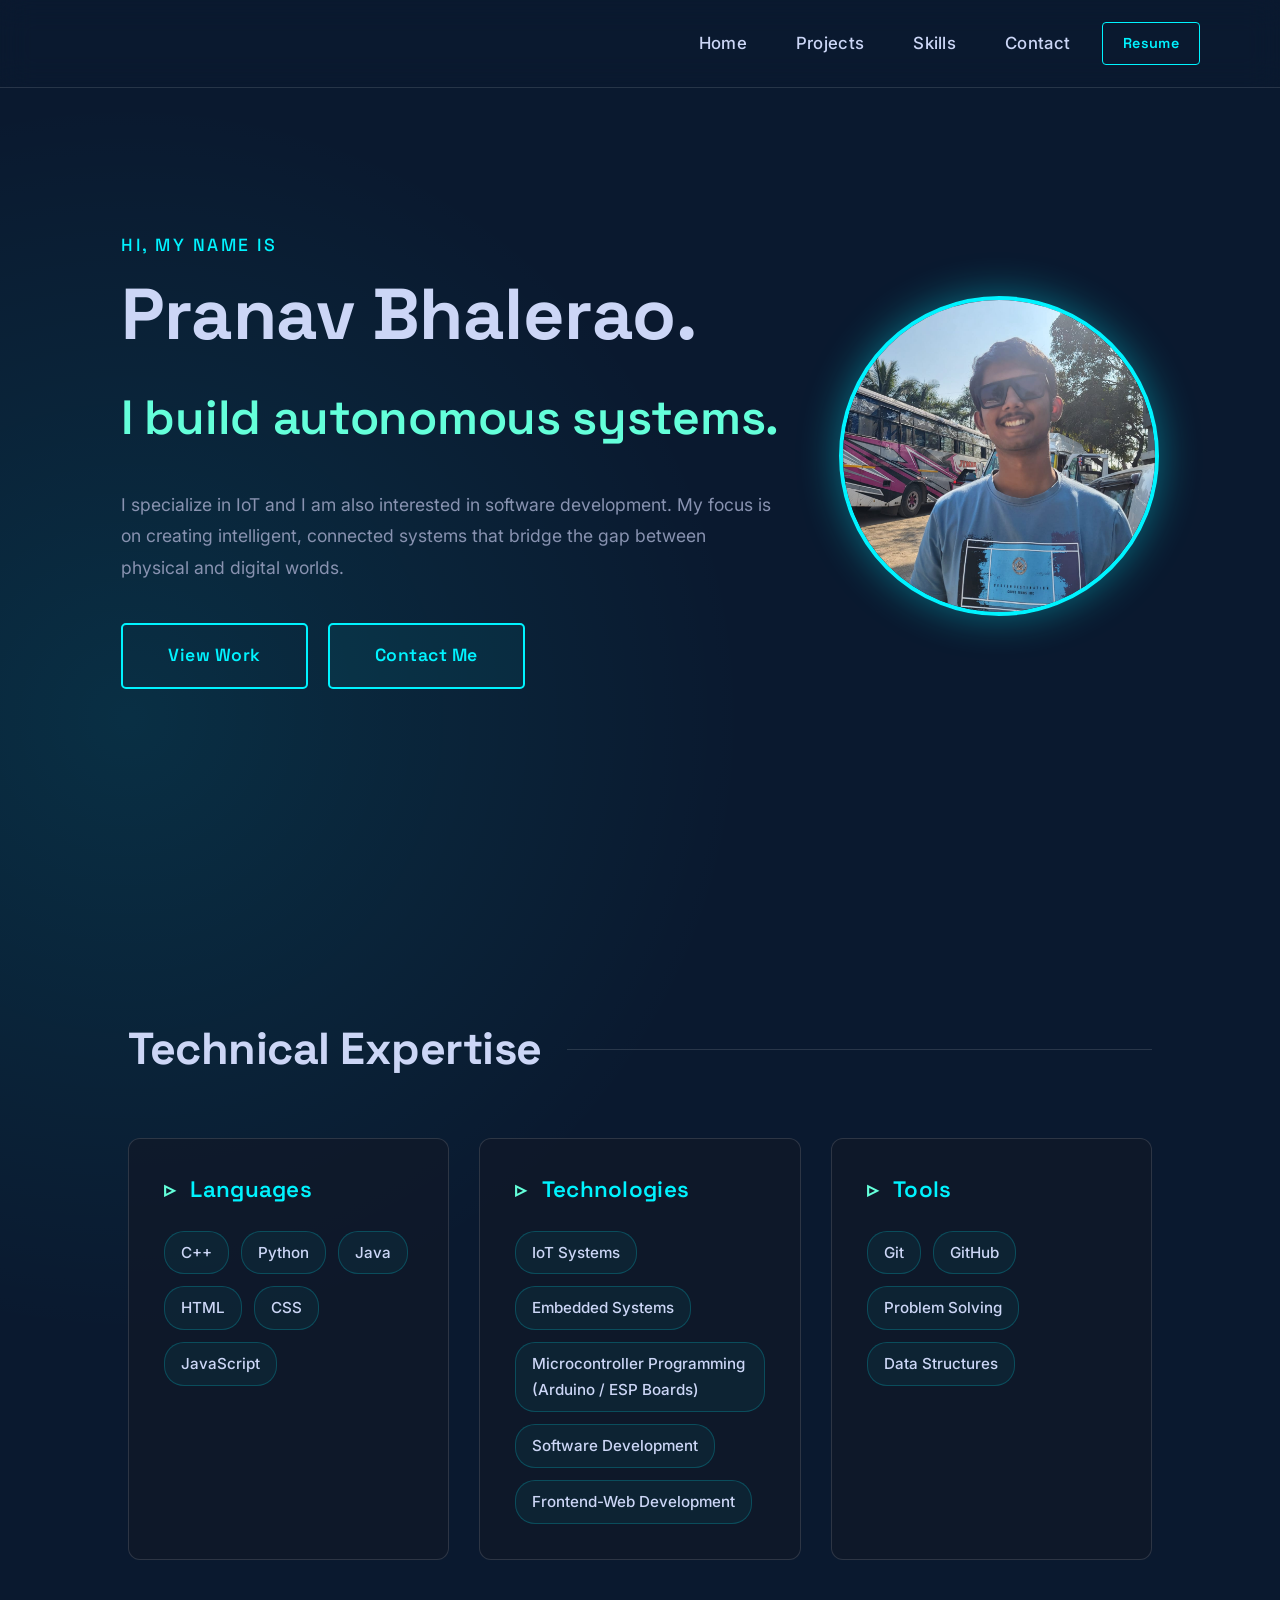
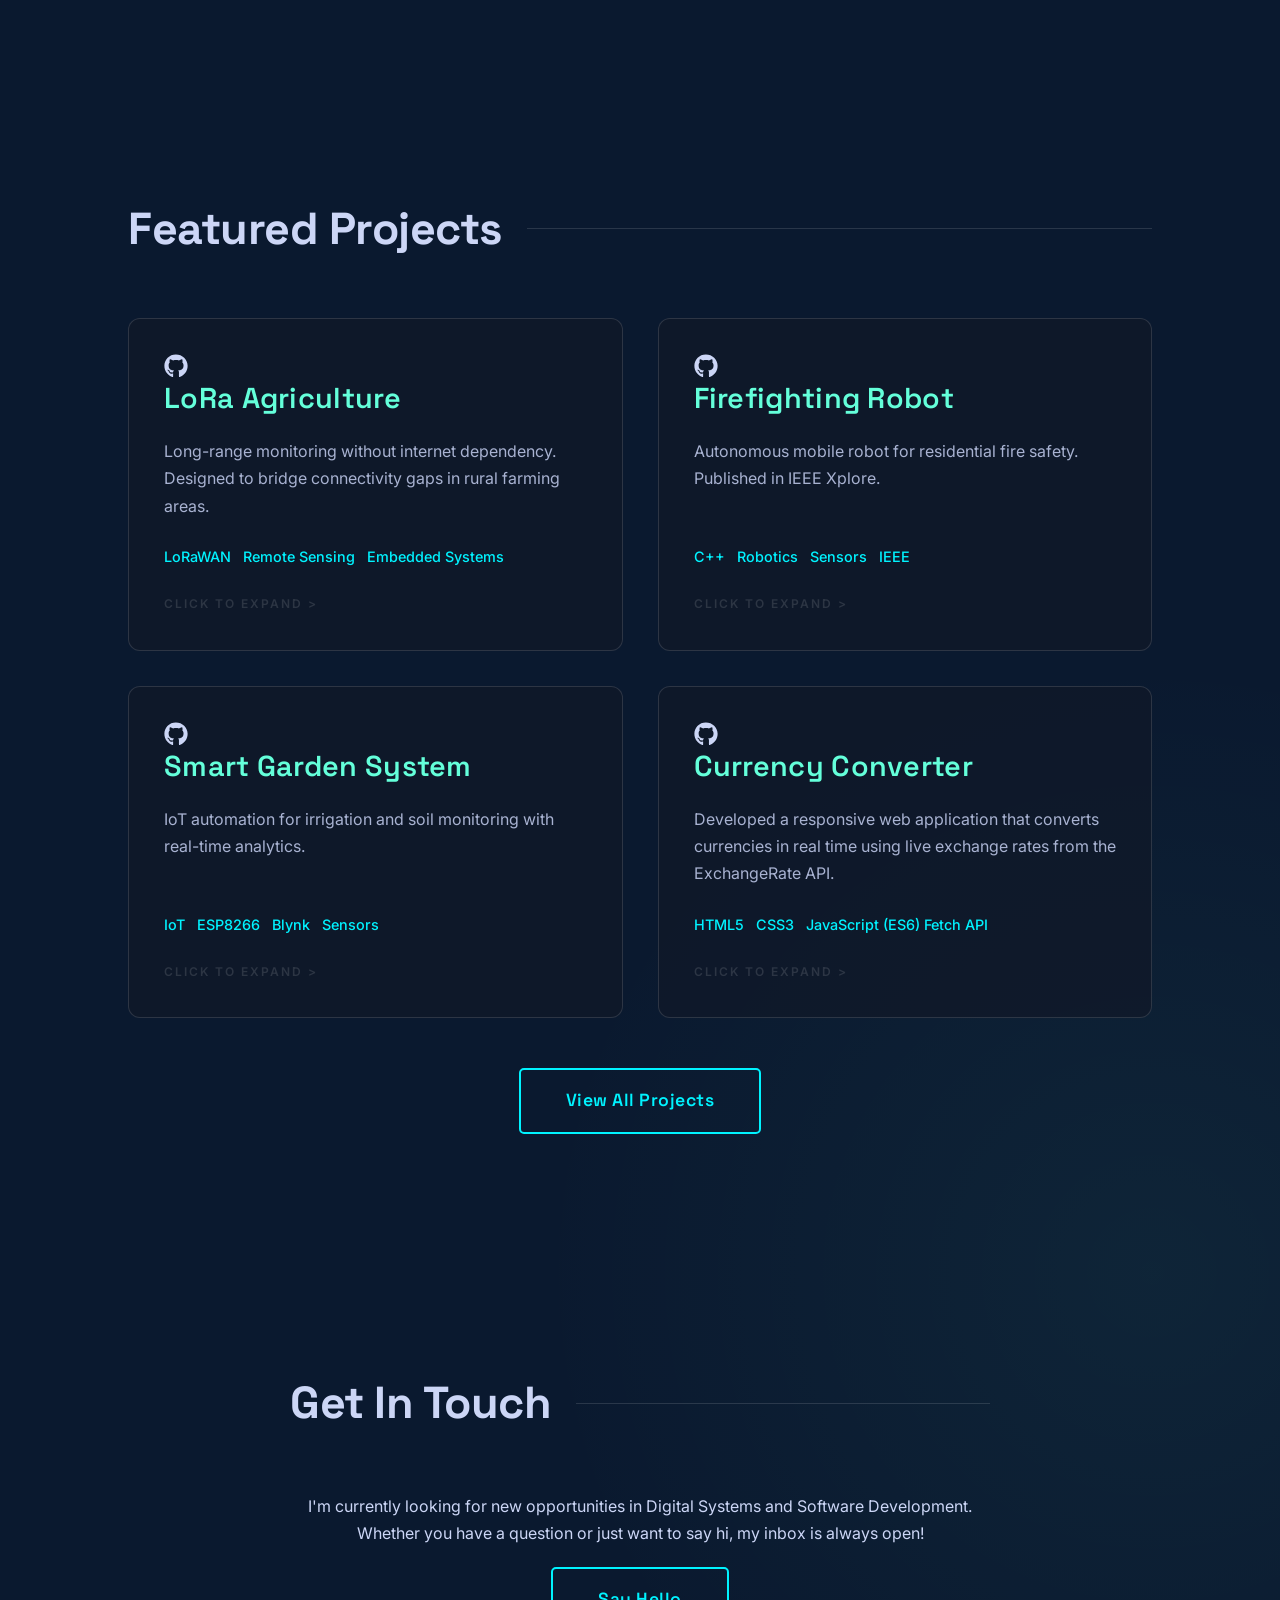
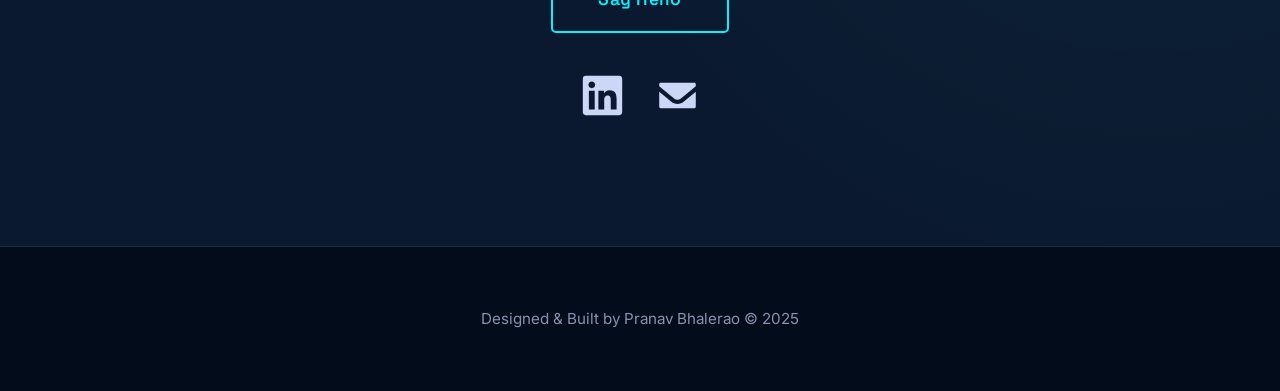
<file: index.html>
<!doctype html>
<html lang="en">
  <head>
    <meta charset="UTF-8" />
    <meta name="viewport" content="width=device-width, initial-scale=1.0" />
    <title>Pranav Bhalerao | Autonomous Systems & IoT Engineer</title>
    <!-- SEO Meta Tags -->
    <meta
      name="description"
      content="Portfolio of Pranav Bhalerao, specializing in autonomous systems, IoT, and embedded engineering."
    />
    <!-- Fonts -->
    <link
      href="https://fonts.googleapis.com/css2?family=Space+Grotesk:wght@400;500;600;700&family=Inter:wght@400;500;600;700&family=Share+Tech+Mono:wght@400;700&display=swap"
      rel="stylesheet"
    />
    <!-- Styles -->
    <link rel="stylesheet" href="styles.css" />
  </head>
  <body>
    <nav>
      <a href="#hero" class="logo"></a>
      <div class="nav-tabs">
        <a href="#hero" class="nav-link">Home</a>
        <a href="projects.html" class="nav-link">Projects</a>
        <a href="#skills" class="nav-link">Skills</a>
        <a href="#contact" class="nav-link">Contact</a>
        <a
          href="javascript:void(0)"
          class="btn-resume"
          onclick="handleResumeDownload()"
          >Resume</a
        >
      </div>
      <button class="hamburger" id="hamburgerBtn" onclick="toggleMobileMenu()">
        <span></span>
        <span></span>
        <span></span>
      </button>
      <div class="mobile-menu" id="mobileMenu">
        <a href="#hero" class="mobile-nav-link" onclick="closeMobileMenu()"
          >Home</a
        >
        <a
          href="projects.html"
          class="mobile-nav-link"
          onclick="closeMobileMenu()"
          >Projects</a
        >
        <a href="#skills" class="mobile-nav-link" onclick="closeMobileMenu()"
          >Skills</a
        >
        <a href="#contact" class="mobile-nav-link" onclick="closeMobileMenu()"
          >Contact</a
        >
        <a
          href="javascript:void(0)"
          class="mobile-btn-resume"
          onclick="
            handleResumeDownload();
            closeMobileMenu();
          "
          >Resume</a
        >
      </div>
    </nav>

    <section id="hero" class="hero">
      <div class="hero-text">
        <h4>Hi, my name is</h4>
        <h1>Pranav Bhalerao.</h1>
        <span class="highlight">I build autonomous systems.</span>
        <p>
          I specialize in IoT and I am also interested in software development.
          My focus is on creating intelligent, connected systems that bridge the
          gap between physical and digital worlds.
        </p>
        <div style="display: flex; gap: 20px">
          <a href="projects.html" class="btn-main">View Work</a>
          <a
            href="#contact"
            class="btn-main"
            style="background: rgba(0, 243, 255, 0.05)"
            >Contact Me</a
          >
        </div>
      </div>
      <div class="hero-img-container">
        <img src="myimg.jpeg" alt="Pranav Bhalerao" class="profile-img" />
      </div>
    </section>

    <section id="skills" class="section">
      <div class="section-title">Technical Expertise</div>
      <div class="skills-container">
        <div class="skill-card">
          <h3>Languages</h3>
          <div class="skill-list">
            <span class="skill-tag">C++</span>
            <span class="skill-tag">Python</span>
            <span class="skill-tag">Java</span>
            <span class="skill-tag">HTML</span>
            <span class="skill-tag">CSS</span>
            <span class="skill-tag">JavaScript</span>
          </div>
        </div>
        <div class="skill-card">
          <h3>Technologies</h3>
          <div class="skill-list">
            <span class="skill-tag">IoT Systems</span>
            <span class="skill-tag">Embedded Systems</span>
            <span class="skill-tag"
              >Microcontroller Programming (Arduino / ESP Boards)</span
            >
            <span class="skill-tag">Software Development</span>
            <span class="skill-tag">Frontend-Web Development</span>
          </div>
        </div>
        <div class="skill-card">
          <h3>Tools</h3>
          <div class="skill-list">
            <span class="skill-tag">Git</span>
            <span class="skill-tag">GitHub</span>
            <span class="skill-tag">Problem Solving</span>
            <span class="skill-tag">Data Structures</span>
          </div>
        </div>
      </div>
    </section>

    <section id="projects" class="section">
      <div class="section-title">Featured Projects</div>

      <div class="projects-grid">
        <div class="project-card" onclick="openModal('modal-lora')">
          <div class="project-links">
            <a href="#" class="github-link" onclick="event.stopPropagation()">
              <svg
                xmlns="http://www.w3.org/2000/svg"
                viewBox="0 0 496 512"
                width="24"
                height="24"
                fill="currentColor"
              >
                <path
                  d="M165.9 397.4c0 2-2.3 3.6-5.2 3.6-3.3.3-5.6-1.3-5.6-3.6 0-2 2.3-3.6 5.2-3.6 3-.3 5.6 1.3 5.6 3.6zm-31.1-4.5c-.7 2 1.3 4.3 4.3 4.9 2.6 1 5.6 0 6.2-2s-1.3-4.3-4.3-5.2c-2.6-.7-5.5.3-6.2 2.3zm44.2-1.7c-2.9.7-4.9 2.6-4.6 4.9.3 2 2.9 3.3 5.9 2.6 2.9-.7 4.9-2.6 4.6-4.6-.3-1.9-3-3.2-5.9-2.9zM244.8 8C106.1 8 0 113.3 0 252c0 110.9 69.8 205.8 169.5 239.2 12.8 2.3 17.3-5.6 17.3-12.1 0-6.2-.3-40.4-.3-61.4 0 0-70 15-84.7-29.8 0 0-11.4-29.1-27.8-36.6 0 0-22.9-15.7 1.6-15.4 0 0 24.9 2 38.6 25.8 21.9 38.6 58.6 27.5 72.9 20.9 2.3-16 8.8-27.1 16-33.7-55.9-6.2-112.3-14.3-112.3-110.5 0-27.5 7.6-41.3 23.6-58.9-2.6-6.5-11.1-33.3 2.6-67.9 20.9-6.5 69 27 69 27 20-5.6 41.5-8.5 62.8-8.5s42.8 2.9 62.8 8.5c0 0 48.1-33.6 69-27 13.7 34.7 5.2 61.4 2.6 67.9 16 17.7 25.8 31.5 25.8 58.9 0 96.5-58.9 104.2-114.8 110.5 9.2 7.9 17 22.9 17 46.4 0 33.7-.3 75.4-.3 83.6 0 6.5 4.6 14.4 17.3 12.1C428.2 457.8 496 362.9 496 252 496 113.3 383.5 8 244.8 8zM97.2 352.9c-1.3 1-1 3.3.7 5.2 1.6 1.6 3.9 2.3 5.2 1 1.3-1 1-3.3-.7-5.2-1.6-1.6-3.9-2.3-5.2-1zm-10.8-8.1c-.7 1.3.3 2.9 2.3 3.9 1.6 1 3.6.7 4.3-.7.7-1.3-.3-2.9-2.3-3.9-2-.6-3.6-.3-4.3.7zm32.4 35.6c-1.6 1.3-1 4.3 1.3 6.2 2.3 2.3 5.2 2.6 6.5.7 1.3-1.3.7-4.3-1.3-6.2-2.2-2.3-5.2-2.6-6.5-.7zm-11.4-14.7c-1.6 1-1.6 3.6 0 5.9 1.6 2.3 4.3 3.3 5.6 2.3 1.6-1.3 1.6-3.9 0-6.2-1.4-2.3-4-3.3-5.6-2z"
                />
              </svg>
            </a>
          </div>
          <h3>LoRa Agriculture</h3>
          <p>
            Long-range monitoring without internet dependency. Designed to
            bridge connectivity gaps in rural farming areas.
          </p>
          <div class="tech-tags">
            <span>LoRaWAN</span> <span>Remote Sensing</span>
            <span>Embedded Systems</span>
          </div>
          <div class="click-hint">Click to expand ></div>
        </div>

        <div class="project-card" onclick="openModal('modal-fire')">
          <div class="project-links">
            <a
              href="https://github.com/Pranav-Bhalerao13/Fire_Fighting_Robot.git"
              target="_blank"
              class="github-link"
              onclick="event.stopPropagation()"
            >
              <svg
                xmlns="http://www.w3.org/2000/svg"
                viewBox="0 0 496 512"
                width="24"
                height="24"
                fill="currentColor"
              >
                <path
                  d="M165.9 397.4c0 2-2.3 3.6-5.2 3.6-3.3.3-5.6-1.3-5.6-3.6 0-2 2.3-3.6 5.2-3.6 3-.3 5.6 1.3 5.6 3.6zm-31.1-4.5c-.7 2 1.3 4.3 4.3 4.9 2.6 1 5.6 0 6.2-2s-1.3-4.3-4.3-5.2c-2.6-.7-5.5.3-6.2 2.3zm44.2-1.7c-2.9.7-4.9 2.6-4.6 4.9.3 2 2.9 3.3 5.9 2.6 2.9-.7 4.9-2.6 4.6-4.6-.3-1.9-3-3.2-5.9-2.9zM244.8 8C106.1 8 0 113.3 0 252c0 110.9 69.8 205.8 169.5 239.2 12.8 2.3 17.3-5.6 17.3-12.1 0-6.2-.3-40.4-.3-61.4 0 0-70 15-84.7-29.8 0 0-11.4-29.1-27.8-36.6 0 0-22.9-15.7 1.6-15.4 0 0 24.9 2 38.6 25.8 21.9 38.6 58.6 27.5 72.9 20.9 2.3-16 8.8-27.1 16-33.7-55.9-6.2-112.3-14.3-112.3-110.5 0-27.5 7.6-41.3 23.6-58.9-2.6-6.5-11.1-33.3 2.6-67.9 20.9-6.5 69 27 69 27 20-5.6 41.5-8.5 62.8-8.5s42.8 2.9 62.8 8.5c0 0 48.1-33.6 69-27 13.7 34.7 5.2 61.4 2.6 67.9 16 17.7 25.8 31.5 25.8 58.9 0 96.5-58.9 104.2-114.8 110.5 9.2 7.9 17 22.9 17 46.4 0 33.7-.3 75.4-.3 83.6 0 6.5 4.6 14.4 17.3 12.1C428.2 457.8 496 362.9 496 252 496 113.3 383.5 8 244.8 8zM97.2 352.9c-1.3 1-1 3.3.7 5.2 1.6 1.6 3.9 2.3 5.2 1 1.3-1 1-3.3-.7-5.2-1.6-1.6-3.9-2.3-5.2-1zm-10.8-8.1c-.7 1.3.3 2.9 2.3 3.9 1.6 1 3.6.7 4.3-.7.7-1.3-.3-2.9-2.3-3.9-2-.6-3.6-.3-4.3.7zm32.4 35.6c-1.6 1.3-1 4.3 1.3 6.2 2.3 2.3 5.2 2.6 6.5.7 1.3-1.3.7-4.3-1.3-6.2-2.2-2.3-5.2-2.6-6.5-.7zm-11.4-14.7c-1.6 1-1.6 3.6 0 5.9 1.6 2.3 4.3 3.3 5.6 2.3 1.6-1.3 1.6-3.9 0-6.2-1.4-2.3-4-3.3-5.6-2z"
                />
              </svg>
            </a>
          </div>
          <h3>Firefighting Robot</h3>
          <p>
            Autonomous mobile robot for residential fire safety. Published in
            IEEE Xplore.
          </p>
          <div class="tech-tags">
            <span>C++</span> <span>Robotics</span> <span>Sensors</span>
            <span>IEEE</span>
          </div>
          <div class="click-hint">Click to expand ></div>
        </div>

        <div class="project-card" onclick="openModal('modal-garden')">
          <div class="project-links">
            <a
              href="https://github.com/Pranav-Bhalerao13/Smart_Gardening_System.git"
              target="_blank"
              class="github-link"
              onclick="event.stopPropagation()"
            >
              <svg
                xmlns="http://www.w3.org/2000/svg"
                viewBox="0 0 496 512"
                width="24"
                height="24"
                fill="currentColor"
              >
                <path
                  d="M165.9 397.4c0 2-2.3 3.6-5.2 3.6-3.3.3-5.6-1.3-5.6-3.6 0-2 2.3-3.6 5.2-3.6 3-.3 5.6 1.3 5.6 3.6zm-31.1-4.5c-.7 2 1.3 4.3 4.3 4.9 2.6 1 5.6 0 6.2-2s-1.3-4.3-4.3-5.2c-2.6-.7-5.5.3-6.2 2.3zm44.2-1.7c-2.9.7-4.9 2.6-4.6 4.9.3 2 2.9 3.3 5.9 2.6 2.9-.7 4.9-2.6 4.6-4.6-.3-1.9-3-3.2-5.9-2.9zM244.8 8C106.1 8 0 113.3 0 252c0 110.9 69.8 205.8 169.5 239.2 12.8 2.3 17.3-5.6 17.3-12.1 0-6.2-.3-40.4-.3-61.4 0 0-70 15-84.7-29.8 0 0-11.4-29.1-27.8-36.6 0 0-22.9-15.7 1.6-15.4 0 0 24.9 2 38.6 25.8 21.9 38.6 58.6 27.5 72.9 20.9 2.3-16 8.8-27.1 16-33.7-55.9-6.2-112.3-14.3-112.3-110.5 0-27.5 7.6-41.3 23.6-58.9-2.6-6.5-11.1-33.3 2.6-67.9 20.9-6.5 69 27 69 27 20-5.6 41.5-8.5 62.8-8.5s42.8 2.9 62.8 8.5c0 0 48.1-33.6 69-27 13.7 34.7 5.2 61.4 2.6 67.9 16 17.7 25.8 31.5 25.8 58.9 0 96.5-58.9 104.2-114.8 110.5 9.2 7.9 17 22.9 17 46.4 0 33.7-.3 75.4-.3 83.6 0 6.5 4.6 14.4 17.3 12.1C428.2 457.8 496 362.9 496 252 496 113.3 383.5 8 244.8 8zM97.2 352.9c-1.3 1-1 3.3.7 5.2 1.6 1.6 3.9 2.3 5.2 1 1.3-1 1-3.3-.7-5.2-1.6-1.6-3.9-2.3-5.2-1zm-10.8-8.1c-.7 1.3.3 2.9 2.3 3.9 1.6 1 3.6.7 4.3-.7.7-1.3-.3-2.9-2.3-3.9-2-.6-3.6-.3-4.3.7zm32.4 35.6c-1.6 1.3-1 4.3 1.3 6.2 2.3 2.3 5.2 2.6 6.5.7 1.3-1.3.7-4.3-1.3-6.2-2.2-2.3-5.2-2.6-6.5-.7zm-11.4-14.7c-1.6 1-1.6 3.6 0 5.9 1.6 2.3 4.3 3.3 5.6 2.3 1.6-1.3 1.6-3.9 0-6.2-1.4-2.3-4-3.3-5.6-2z"
                />
              </svg>
            </a>
          </div>
          <h3>Smart Garden System</h3>
          <p>
            IoT automation for irrigation and soil monitoring with real-time
            analytics.
          </p>
          <div class="tech-tags">
            <span>IoT</span> <span>ESP8266</span> <span>Blynk</span>
            <span>Sensors</span>
          </div>
          <div class="click-hint">Click to expand ></div>
        </div>

        <div class="project-card" onclick="openModal('modal-weather')">
          <div class="project-links">
            <a
              href="https://github.com/Pranav-Bhalerao13/Currency-Converter-using-fetchAPI"
              target="_blank"
              class="github-link"
              onclick="event.stopPropagation()"
            >
              <svg
                xmlns="http://www.w3.org/2000/svg"
                viewBox="0 0 496 512"
                width="24"
                height="24"
                fill="currentColor"
              >
                <path
                  d="M165.9 397.4c0 2-2.3 3.6-5.2 3.6-3.3.3-5.6-1.3-5.6-3.6 0-2 2.3-3.6 5.2-3.6 3-.3 5.6 1.3 5.6 3.6zm-31.1-4.5c-.7 2 1.3 4.3 4.3 4.9 2.6 1 5.6 0 6.2-2s-1.3-4.3-4.3-5.2c-2.6-.7-5.5.3-6.2 2.3zm44.2-1.7c-2.9.7-4.9 2.6-4.6 4.9.3 2 2.9 3.3 5.9 2.6 2.9-.7 4.9-2.6 4.6-4.6-.3-1.9-3-3.2-5.9-2.9zM244.8 8C106.1 8 0 113.3 0 252c0 110.9 69.8 205.8 169.5 239.2 12.8 2.3 17.3-5.6 17.3-12.1 0-6.2-.3-40.4-.3-61.4 0 0-70 15-84.7-29.8 0 0-11.4-29.1-27.8-36.6 0 0-22.9-15.7 1.6-15.4 0 0 24.9 2 38.6 25.8 21.9 38.6 58.6 27.5 72.9 20.9 2.3-16 8.8-27.1 16-33.7-55.9-6.2-112.3-14.3-112.3-110.5 0-27.5 7.6-41.3 23.6-58.9-2.6-6.5-11.1-33.3 2.6-67.9 20.9-6.5 69 27 69 27 20-5.6 41.5-8.5 62.8-8.5s42.8 2.9 62.8 8.5c0 0 48.1-33.6 69-27 13.7 34.7 5.2 61.4 2.6 67.9 16 17.7 25.8 31.5 25.8 58.9 0 96.5-58.9 104.2-114.8 110.5 9.2 7.9 17 22.9 17 46.4 0 33.7-.3 75.4-.3 83.6 0 6.5 4.6 14.4 17.3 12.1C428.2 457.8 496 362.9 496 252 496 113.3 383.5 8 244.8 8zM97.2 352.9c-1.3 1-1 3.3.7 5.2 1.6 1.6 3.9 2.3 5.2 1 1.3-1 1-3.3-.7-5.2-1.6-1.6-3.9-2.3-5.2-1zm-10.8-8.1c-.7 1.3.3 2.9 2.3 3.9 1.6 1 3.6.7 4.3-.7.7-1.3-.3-2.9-2.3-3.9-2-.6-3.6-.3-4.3.7zm32.4 35.6c-1.6 1.3-1 4.3 1.3 6.2 2.3 2.3 5.2 2.6 6.5.7 1.3-1.3.7-4.3-1.3-6.2-2.2-2.3-5.2-2.6-6.5-.7zm-11.4-14.7c-1.6 1-1.6 3.6 0 5.9 1.6 2.3 4.3 3.3 5.6 2.3 1.6-1.3 1.6-3.9 0-6.2-1.4-2.3-4-3.3-5.6-2z"
                />
              </svg>
            </a>
          </div>
          <h3>Currency Converter</h3>
          <p>
            Developed a responsive web application that converts currencies in
            real time using live exchange rates from the ExchangeRate API.
          </p>
          <div class="tech-tags">
            <span>HTML5</span>
            <span>CSS3</span>
            <span>JavaScript (ES6) Fetch API</span>
          </div>
          <div class="click-hint">Click to expand ></div>
        </div>
      </div>
      <div style="text-align: center; margin-top: 50px">
        <a href="projects.html" class="btn-main">View All Projects</a>
      </div>
    </section>

    <section id="contact" class="section">
      <div class="contact-content">
        <div class="section-title" style="justify-content: center">
          Get In Touch
        </div>
        <p>
          I'm currently looking for new opportunities in Digital Systems and
          Software Development. Whether you have a question or just want to say
          hi, my inbox is always open!
        </p>
        <a
          href="mailto:pranavbhalerao1312@gmail.com"
          class="btn-main"
          style="margin-top: 20px"
          >Say Hello</a
        >

        <div class="contact-links">
          <a
            href="https://www.linkedin.com/in/pranav-bhalerao-781696345/"
            target="_blank"
            aria-label="LinkedIn"
          >
            <svg
              xmlns="http://www.w3.org/2000/svg"
              viewBox="0 0 448 512"
              class="contact-icon"
            >
              <path
                d="M416 32H31.9C14.3 32 0 46.5 0 64.3v383.4C0 465.5 14.3 480 31.9 480H416c17.6 0 32-14.5 32-32.3V64.3c0-17.8-14.4-32.3-32-32.3zM135.4 416H69V202.2h66.5V416zm-33.2-243c-21.3 0-38.5-17.3-38.5-38.5S80.9 96 102.2 96c21.2 0 38.5 17.3 38.5 38.5 0 21.3-17.2 38.5-38.5 38.5zm282.1 243h-66.4V312c0-24.8-.5-56.7-34.5-56.7-34.6 0-39.9 27-39.9 54.9V416h-66.4V202.2h63.7v29.2h.9c8.9-16.8 30.6-34.5 62.9-34.5 67.2 0 79.7 44.3 79.7 101.9V416z"
              />
            </svg>
          </a>
          <a href="mailto:pranavbhalerao1312@gmail.com" aria-label="Email">
            <svg
              xmlns="http://www.w3.org/2000/svg"
              viewBox="0 0 512 512"
              class="contact-icon"
            >
              <path
                d="M64 112c-8.8 0-16 7.2-16 16v22.1L220.5 291.7c20.7 17 50.4 17 71.1 0L464 150.1V128c0-8.8-7.2-16-16-16H64zM48 212.2V384c0 8.8 7.2 16 16 16H448c8.8 0 16-7.2 16-16V212.2L322 328.8c-38.4 31.5-93.7 31.5-132 0L48 212.2z"
              />
            </svg>
          </a>
        </div>
      </div>
    </section>

    <footer>
      <p>Designed & Built by Pranav Bhalerao &copy; 2025</p>
    </footer>

    <!-- Modals -->
    <div id="modal-lora" class="modal-overlay">
      <div class="modal-content">
        <span class="close-btn" onclick="closeModal('modal-lora')"
          >&times;</span
        >
        <div class="modal-body">
          <h2>LoRa-Based Remote Agriculture</h2>
          <hr
            style="
              border: 0;
              border-top: 1px solid var(--glass-border);
              margin: 15px 0;
            "
          />

          <h4>The Challenge</h4>
          <p>
            Remote agricultural fields often lack Wi-Fi or cellular coverage,
            making standard IoT monitoring impossible for deep-field management.
          </p>

          <h4>The Innovation</h4>
          <p>
            Used LoRa (Long Range) communication technology to transmit sensor
            data over kilometers without needing the internet. The system
            involves a Transmitter Node in the field and a Receiver Node at the
            base station.
          </p>

          <h4>Skills Demonstrated</h4>
          <ul>
            <li>Wireless Communication Protocols (LoRaWAN)</li>
            <li>Low-power embedded design</li>
            <li>System Architecture and Data Handling</li>
          </ul>
        </div>
      </div>
    </div>

    <div id="modal-fire" class="modal-overlay">
      <div class="modal-content">
        <span class="close-btn" onclick="closeModal('modal-fire')"
          >&times;</span
        >
        <div class="modal-body">
          <h2>Autonomous Firefighting Robot</h2>
          <p>
            <strong>Published IEEE Xplore | Presented at ICEAMST 2025</strong>
          </p>
          <hr
            style="
              border: 0;
              border-top: 1px solid var(--glass-border);
              margin: 15px 0;
            "
          />

          <h4>Problem Statement</h4>
          <p>
            Traditional firefighting systems are expensive and require human
            intervention. Small residential fires need a quick, autonomous
            response to prevent escalation.
          </p>

          <h4>Solution</h4>
          <p>
            Designed a compact mobile robot that navigates confined spaces,
            detects fire via thermal/IR sensors, and activates a suppression
            mechanism automatically.
          </p>

          <h4>Key Outcomes</h4>
          <ul>
            <li>Successfully built and tested working prototype.</li>
            <li>Reduced response time in simulated fire tests.</li>
            <li>Research paper peer-reviewed and published in IEEE.</li>
          </ul>
        </div>
      </div>
    </div>

    <div id="modal-garden" class="modal-overlay">
      <div class="modal-content">
        <span class="close-btn" onclick="closeModal('modal-garden')"
          >&times;</span
        >
        <div class="modal-body">
          <h2>Smart Garden Automated System</h2>
          <hr
            style="
              border: 0;
              border-top: 1px solid var(--glass-border);
              margin: 15px 0;
            "
          />

          <h4>Overview</h4>
          <p>
            An IoT-based automation project designed to monitor environmental
            conditions and automate irrigation for plants to reduce water
            wastage and improve yield.
          </p>

          <h4>Hardware Used</h4>
          <ul>
            <li>ESP8266 Microcontroller</li>
            <li>Soil Moisture Sensor & DHT11 (Temp/Humidity)</li>
            <li>Submersible Water Pumps & Relays</li>
          </ul>

          <h4>Features</h4>
          <p>
            Real-time dashboard via Blynk, auto-shutoff for water conservation,
            and hardware LCD status display for local monitoring.
          </p>
        </div>
      </div>
    </div>

    <div id="modal-weather" class="modal-overlay">
      <div class="modal-content">
        <span class="close-btn" onclick="closeModal('modal-weather')"
          >&times;</span
        >
        <div class="modal-body">
          <h2>Currency Converter (HTML + CSS + JavaScript)</h2>
          <hr
            style="
              border: 0;
              border-top: 1px solid var(--glass-border);
              margin: 15px 0;
            "
          />

          <h4>Overview</h4>
          <p>
            A responsive web application that converts currencies in real time
            using live exchange rates fetched from the ExchangeRate API. The
            application allows users to select currencies from dropdown menus
            with country flags and instantly view accurate conversion results.
          </p>

          <h4>Key Features</h4>
          <ul>
            <li>
              Fetches real-time exchange rates using the ExchangeRate API.
            </li>
            <li>
              Supports conversion between multiple international currencies.
            </li>
            <li>
              Interactive currency selection with dynamically updated country
              flags.
            </li>
            <li>
              Responsive and user-friendly interface for desktop and mobile
              devices.
            </li>
          </ul>

          <h4>Development Process</h4>
          <p>
            Focused on integrating REST APIs using JavaScript's Fetch API,
            parsing JSON responses, dynamically updating the DOM, and creating a
            responsive user interface with HTML and CSS. Implemented
            asynchronous programming techniques to ensure smooth user experience
            without page reloads.
          </p>
        </div>
      </div>
    </div>

    <!-- Confirmation Dialog -->
    <div id="confirmOverlay" class="confirm-overlay">
      <div class="confirm-box">
        <h3>Download Resume?</h3>
        <p>Do you want to download the resume of Pranav Bhalerao?</p>
        <div class="confirm-buttons">
          <button class="btn-confirm yes" onclick="downloadResume()">
            Yes, Download
          </button>
          <button class="btn-confirm no" onclick="closeConfirm()">
            No, Cancel
          </button>
        </div>
      </div>
    </div>

    <!-- Scripts -->
    <script src="script.js"></script>
  </body>
</html>
</file>
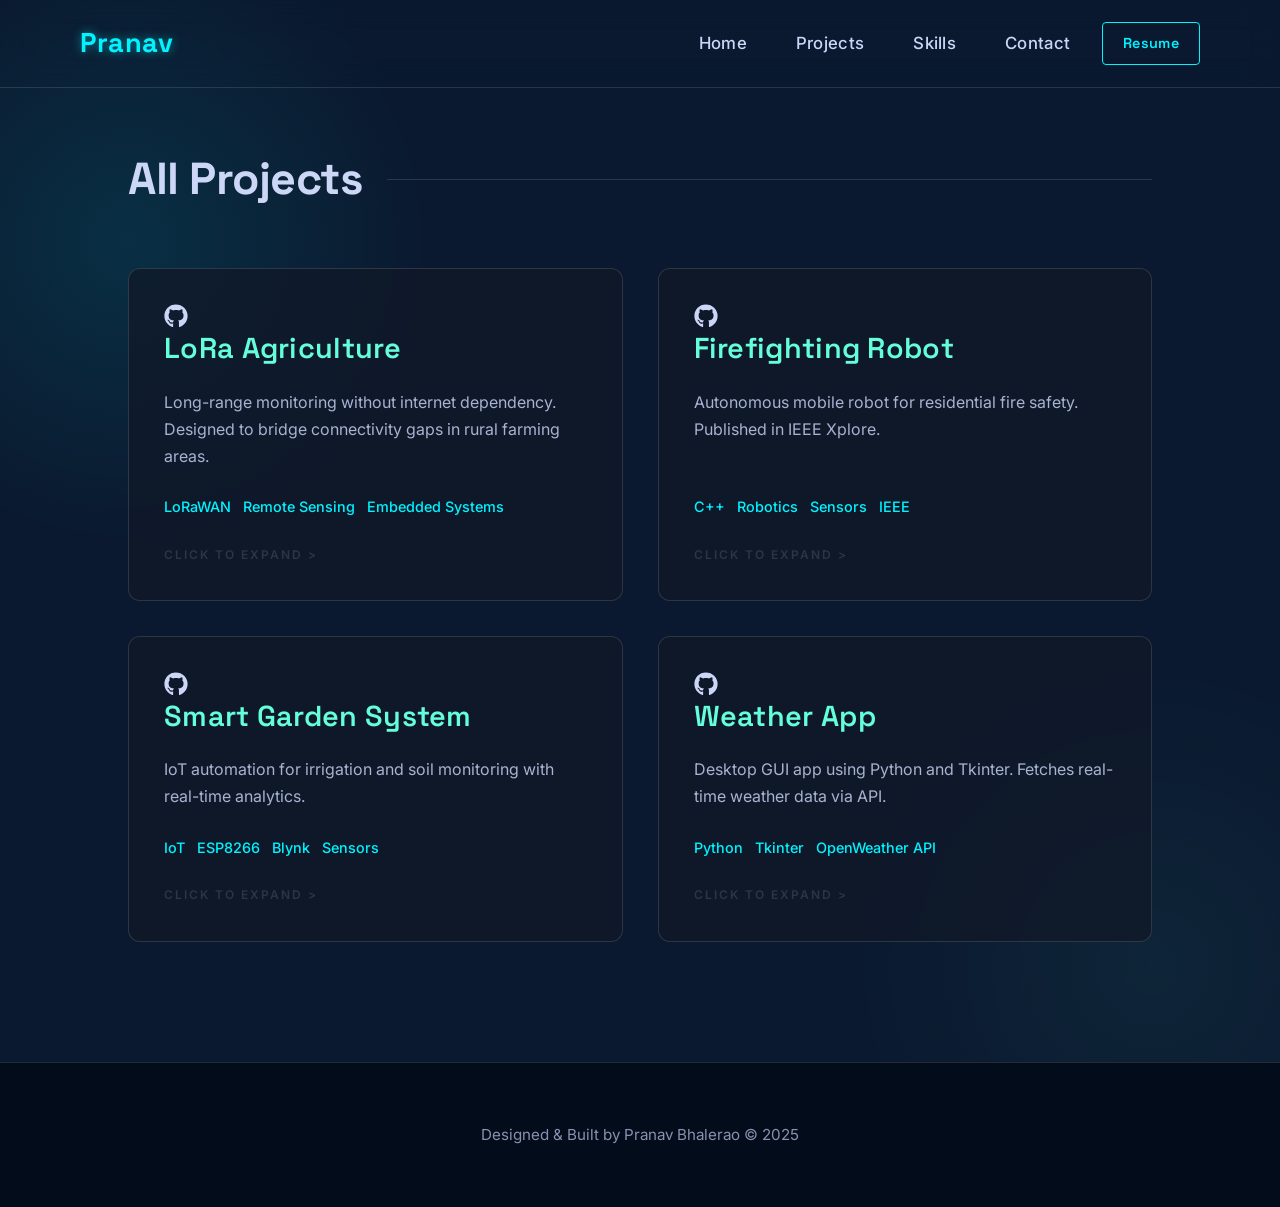
<file: projects.html>
<!DOCTYPE html>
<html lang="en">
<head>
    <meta charset="UTF-8">
    <meta name="viewport" content="width=device-width, initial-scale=1.0">
    <title>Projects | Pranav Bhalerao</title>
    <!-- Fonts -->
    <link href="https://fonts.googleapis.com/css2?family=Space+Grotesk:wght@400;500;600;700&family=Inter:wght@400;500;600;700&family=Share+Tech+Mono:wght@400;700&display=swap" rel="stylesheet">
    <!-- Styles -->
    <link rel="stylesheet" href="styles.css">
</head>
<body>

    <nav>
        <a href="index.html" class="logo">Pranav</a>
        <div class="nav-tabs">
            <a href="index.html#hero" class="nav-link">Home</a>
            <a href="projects.html" class="nav-link">Projects</a>
            <a href="index.html#skills" class="nav-link">Skills</a>
            <a href="index.html#contact" class="nav-link">Contact</a>
            <a href="javascript:void(0)" class="btn-resume" onclick="handleResumeDownload()">Resume</a>
        </div>
        <button class="hamburger" id="hamburgerBtn" onclick="toggleMobileMenu()">
            <span></span>
            <span></span>
            <span></span>
        </button>
        <div class="mobile-menu" id="mobileMenu">
            <a href="index.html#hero" class="mobile-nav-link" onclick="closeMobileMenu()">Home</a>
            <a href="projects.html" class="mobile-nav-link" onclick="closeMobileMenu()">Projects</a>
            <a href="index.html#skills" class="mobile-nav-link" onclick="closeMobileMenu()">Skills</a>
            <a href="index.html#contact" class="mobile-nav-link" onclick="closeMobileMenu()">Contact</a>
            <a href="javascript:void(0)" class="mobile-btn-resume" onclick="handleResumeDownload(); closeMobileMenu();">Resume</a>
        </div>
    </nav>

    <section class="section" style="padding-top: 150px;">
        <div class="section-title">All Projects</div>
        
        <div class="projects-grid">
            
            <div class="project-card" onclick="openModal('modal-lora')">
                <div class="project-links">
                    <a href="#" class="github-link" onclick="event.stopPropagation()">
                        <svg xmlns="http://www.w3.org/2000/svg" viewBox="0 0 496 512" width="24" height="24" fill="currentColor"><path d="M165.9 397.4c0 2-2.3 3.6-5.2 3.6-3.3.3-5.6-1.3-5.6-3.6 0-2 2.3-3.6 5.2-3.6 3-.3 5.6 1.3 5.6 3.6zm-31.1-4.5c-.7 2 1.3 4.3 4.3 4.9 2.6 1 5.6 0 6.2-2s-1.3-4.3-4.3-5.2c-2.6-.7-5.5.3-6.2 2.3zm44.2-1.7c-2.9.7-4.9 2.6-4.6 4.9.3 2 2.9 3.3 5.9 2.6 2.9-.7 4.9-2.6 4.6-4.6-.3-1.9-3-3.2-5.9-2.9zM244.8 8C106.1 8 0 113.3 0 252c0 110.9 69.8 205.8 169.5 239.2 12.8 2.3 17.3-5.6 17.3-12.1 0-6.2-.3-40.4-.3-61.4 0 0-70 15-84.7-29.8 0 0-11.4-29.1-27.8-36.6 0 0-22.9-15.7 1.6-15.4 0 0 24.9 2 38.6 25.8 21.9 38.6 58.6 27.5 72.9 20.9 2.3-16 8.8-27.1 16-33.7-55.9-6.2-112.3-14.3-112.3-110.5 0-27.5 7.6-41.3 23.6-58.9-2.6-6.5-11.1-33.3 2.6-67.9 20.9-6.5 69 27 69 27 20-5.6 41.5-8.5 62.8-8.5s42.8 2.9 62.8 8.5c0 0 48.1-33.6 69-27 13.7 34.7 5.2 61.4 2.6 67.9 16 17.7 25.8 31.5 25.8 58.9 0 96.5-58.9 104.2-114.8 110.5 9.2 7.9 17 22.9 17 46.4 0 33.7-.3 75.4-.3 83.6 0 6.5 4.6 14.4 17.3 12.1C428.2 457.8 496 362.9 496 252 496 113.3 383.5 8 244.8 8zM97.2 352.9c-1.3 1-1 3.3.7 5.2 1.6 1.6 3.9 2.3 5.2 1 1.3-1 1-3.3-.7-5.2-1.6-1.6-3.9-2.3-5.2-1zm-10.8-8.1c-.7 1.3.3 2.9 2.3 3.9 1.6 1 3.6.7 4.3-.7.7-1.3-.3-2.9-2.3-3.9-2-.6-3.6-.3-4.3.7zm32.4 35.6c-1.6 1.3-1 4.3 1.3 6.2 2.3 2.3 5.2 2.6 6.5.7 1.3-1.3.7-4.3-1.3-6.2-2.2-2.3-5.2-2.6-6.5-.7zm-11.4-14.7c-1.6 1-1.6 3.6 0 5.9 1.6 2.3 4.3 3.3 5.6 2.3 1.6-1.3 1.6-3.9 0-6.2-1.4-2.3-4-3.3-5.6-2z"/></svg>
                    </a>
                </div>
                <h3>LoRa Agriculture</h3>
                <p>Long-range monitoring without internet dependency. Designed to bridge connectivity gaps in rural farming areas.</p>
                <div class="tech-tags">
                    <span>LoRaWAN</span> <span>Remote Sensing</span> <span>Embedded Systems</span>
                </div>
                <div class="click-hint">Click to expand ></div>
            </div>

            <div class="project-card" onclick="openModal('modal-fire')">
                <div class="project-links">
                    <a href="https://github.com/Pranav-Bhalerao13/Fire_Fighting_Robot.git" target="_blank" class="github-link" onclick="event.stopPropagation()">
                        <svg xmlns="http://www.w3.org/2000/svg" viewBox="0 0 496 512" width="24" height="24" fill="currentColor"><path d="M165.9 397.4c0 2-2.3 3.6-5.2 3.6-3.3.3-5.6-1.3-5.6-3.6 0-2 2.3-3.6 5.2-3.6 3-.3 5.6 1.3 5.6 3.6zm-31.1-4.5c-.7 2 1.3 4.3 4.3 4.9 2.6 1 5.6 0 6.2-2s-1.3-4.3-4.3-5.2c-2.6-.7-5.5.3-6.2 2.3zm44.2-1.7c-2.9.7-4.9 2.6-4.6 4.9.3 2 2.9 3.3 5.9 2.6 2.9-.7 4.9-2.6 4.6-4.6-.3-1.9-3-3.2-5.9-2.9zM244.8 8C106.1 8 0 113.3 0 252c0 110.9 69.8 205.8 169.5 239.2 12.8 2.3 17.3-5.6 17.3-12.1 0-6.2-.3-40.4-.3-61.4 0 0-70 15-84.7-29.8 0 0-11.4-29.1-27.8-36.6 0 0-22.9-15.7 1.6-15.4 0 0 24.9 2 38.6 25.8 21.9 38.6 58.6 27.5 72.9 20.9 2.3-16 8.8-27.1 16-33.7-55.9-6.2-112.3-14.3-112.3-110.5 0-27.5 7.6-41.3 23.6-58.9-2.6-6.5-11.1-33.3 2.6-67.9 20.9-6.5 69 27 69 27 20-5.6 41.5-8.5 62.8-8.5s42.8 2.9 62.8 8.5c0 0 48.1-33.6 69-27 13.7 34.7 5.2 61.4 2.6 67.9 16 17.7 25.8 31.5 25.8 58.9 0 96.5-58.9 104.2-114.8 110.5 9.2 7.9 17 22.9 17 46.4 0 33.7-.3 75.4-.3 83.6 0 6.5 4.6 14.4 17.3 12.1C428.2 457.8 496 362.9 496 252 496 113.3 383.5 8 244.8 8zM97.2 352.9c-1.3 1-1 3.3.7 5.2 1.6 1.6 3.9 2.3 5.2 1 1.3-1 1-3.3-.7-5.2-1.6-1.6-3.9-2.3-5.2-1zm-10.8-8.1c-.7 1.3.3 2.9 2.3 3.9 1.6 1 3.6.7 4.3-.7.7-1.3-.3-2.9-2.3-3.9-2-.6-3.6-.3-4.3.7zm32.4 35.6c-1.6 1.3-1 4.3 1.3 6.2 2.3 2.3 5.2 2.6 6.5.7 1.3-1.3.7-4.3-1.3-6.2-2.2-2.3-5.2-2.6-6.5-.7zm-11.4-14.7c-1.6 1-1.6 3.6 0 5.9 1.6 2.3 4.3 3.3 5.6 2.3 1.6-1.3 1.6-3.9 0-6.2-1.4-2.3-4-3.3-5.6-2z"/></svg>
                    </a>
                </div>
                <h3>Firefighting Robot</h3>
                <p>Autonomous mobile robot for residential fire safety. Published in IEEE Xplore.</p>
                <div class="tech-tags">
                    <span>C++</span> <span>Robotics</span> <span>Sensors</span> <span>IEEE</span>
                </div>
                <div class="click-hint">Click to expand ></div>
            </div>

            <div class="project-card" onclick="openModal('modal-garden')">
                <div class="project-links">
                    <a href="https://github.com/Pranav-Bhalerao13/Smart_Gardening_System.git" target="_blank" class="github-link" onclick="event.stopPropagation()">
                        <svg xmlns="http://www.w3.org/2000/svg" viewBox="0 0 496 512" width="24" height="24" fill="currentColor"><path d="M165.9 397.4c0 2-2.3 3.6-5.2 3.6-3.3.3-5.6-1.3-5.6-3.6 0-2 2.3-3.6 5.2-3.6 3-.3 5.6 1.3 5.6 3.6zm-31.1-4.5c-.7 2 1.3 4.3 4.3 4.9 2.6 1 5.6 0 6.2-2s-1.3-4.3-4.3-5.2c-2.6-.7-5.5.3-6.2 2.3zm44.2-1.7c-2.9.7-4.9 2.6-4.6 4.9.3 2 2.9 3.3 5.9 2.6 2.9-.7 4.9-2.6 4.6-4.6-.3-1.9-3-3.2-5.9-2.9zM244.8 8C106.1 8 0 113.3 0 252c0 110.9 69.8 205.8 169.5 239.2 12.8 2.3 17.3-5.6 17.3-12.1 0-6.2-.3-40.4-.3-61.4 0 0-70 15-84.7-29.8 0 0-11.4-29.1-27.8-36.6 0 0-22.9-15.7 1.6-15.4 0 0 24.9 2 38.6 25.8 21.9 38.6 58.6 27.5 72.9 20.9 2.3-16 8.8-27.1 16-33.7-55.9-6.2-112.3-14.3-112.3-110.5 0-27.5 7.6-41.3 23.6-58.9-2.6-6.5-11.1-33.3 2.6-67.9 20.9-6.5 69 27 69 27 20-5.6 41.5-8.5 62.8-8.5s42.8 2.9 62.8 8.5c0 0 48.1-33.6 69-27 13.7 34.7 5.2 61.4 2.6 67.9 16 17.7 25.8 31.5 25.8 58.9 0 96.5-58.9 104.2-114.8 110.5 9.2 7.9 17 22.9 17 46.4 0 33.7-.3 75.4-.3 83.6 0 6.5 4.6 14.4 17.3 12.1C428.2 457.8 496 362.9 496 252 496 113.3 383.5 8 244.8 8zM97.2 352.9c-1.3 1-1 3.3.7 5.2 1.6 1.6 3.9 2.3 5.2 1 1.3-1 1-3.3-.7-5.2-1.6-1.6-3.9-2.3-5.2-1zm-10.8-8.1c-.7 1.3.3 2.9 2.3 3.9 1.6 1 3.6.7 4.3-.7.7-1.3-.3-2.9-2.3-3.9-2-.6-3.6-.3-4.3.7zm32.4 35.6c-1.6 1.3-1 4.3 1.3 6.2 2.3 2.3 5.2 2.6 6.5.7 1.3-1.3.7-4.3-1.3-6.2-2.2-2.3-5.2-2.6-6.5-.7zm-11.4-14.7c-1.6 1-1.6 3.6 0 5.9 1.6 2.3 4.3 3.3 5.6 2.3 1.6-1.3 1.6-3.9 0-6.2-1.4-2.3-4-3.3-5.6-2z"/></svg>
                    </a>
                </div>
                <h3>Smart Garden System</h3>
                <p>IoT automation for irrigation and soil monitoring with real-time analytics.</p>
                <div class="tech-tags">
                    <span>IoT</span> <span>ESP8266</span> <span>Blynk</span> <span>Sensors</span>
                </div>
                <div class="click-hint">Click to expand ></div>
            </div>

            <div class="project-card" onclick="openModal('modal-weather')">
                <div class="project-links">
                    <a href="https://github.com/Pranav-Bhalerao13/Weather-App--Python.git" target="_blank" class="github-link" onclick="event.stopPropagation()">
                        <svg xmlns="http://www.w3.org/2000/svg" viewBox="0 0 496 512" width="24" height="24" fill="currentColor"><path d="M165.9 397.4c0 2-2.3 3.6-5.2 3.6-3.3.3-5.6-1.3-5.6-3.6 0-2 2.3-3.6 5.2-3.6 3-.3 5.6 1.3 5.6 3.6zm-31.1-4.5c-.7 2 1.3 4.3 4.3 4.9 2.6 1 5.6 0 6.2-2s-1.3-4.3-4.3-5.2c-2.6-.7-5.5.3-6.2 2.3zm44.2-1.7c-2.9.7-4.9 2.6-4.6 4.9.3 2 2.9 3.3 5.9 2.6 2.9-.7 4.9-2.6 4.6-4.6-.3-1.9-3-3.2-5.9-2.9zM244.8 8C106.1 8 0 113.3 0 252c0 110.9 69.8 205.8 169.5 239.2 12.8 2.3 17.3-5.6 17.3-12.1 0-6.2-.3-40.4-.3-61.4 0 0-70 15-84.7-29.8 0 0-11.4-29.1-27.8-36.6 0 0-22.9-15.7 1.6-15.4 0 0 24.9 2 38.6 25.8 21.9 38.6 58.6 27.5 72.9 20.9 2.3-16 8.8-27.1 16-33.7-55.9-6.2-112.3-14.3-112.3-110.5 0-27.5 7.6-41.3 23.6-58.9-2.6-6.5-11.1-33.3 2.6-67.9 20.9-6.5 69 27 69 27 20-5.6 41.5-8.5 62.8-8.5s42.8 2.9 62.8 8.5c0 0 48.1-33.6 69-27 13.7 34.7 5.2 61.4 2.6 67.9 16 17.7 25.8 31.5 25.8 58.9 0 96.5-58.9 104.2-114.8 110.5 9.2 7.9 17 22.9 17 46.4 0 33.7-.3 75.4-.3 83.6 0 6.5 4.6 14.4 17.3 12.1C428.2 457.8 496 362.9 496 252 496 113.3 383.5 8 244.8 8zM97.2 352.9c-1.3 1-1 3.3.7 5.2 1.6 1.6 3.9 2.3 5.2 1 1.3-1 1-3.3-.7-5.2-1.6-1.6-3.9-2.3-5.2-1zm-10.8-8.1c-.7 1.3.3 2.9 2.3 3.9 1.6 1 3.6.7 4.3-.7.7-1.3-.3-2.9-2.3-3.9-2-.6-3.6-.3-4.3.7zm32.4 35.6c-1.6 1.3-1 4.3 1.3 6.2 2.3 2.3 5.2 2.6 6.5.7 1.3-1.3.7-4.3-1.3-6.2-2.2-2.3-5.2-2.6-6.5-.7zm-11.4-14.7c-1.6 1-1.6 3.6 0 5.9 1.6 2.3 4.3 3.3 5.6 2.3 1.6-1.3 1.6-3.9 0-6.2-1.4-2.3-4-3.3-5.6-2z"/></svg>
                    </a>
                </div>
                <h3>Weather App</h3>
                <p>Desktop GUI app using Python and Tkinter. Fetches real-time weather data via API.</p>
                <div class="tech-tags">
                    <span>Python</span> <span>Tkinter</span> <span>OpenWeather API</span>
                </div>
                <div class="click-hint">Click to expand ></div>
            </div>

        </div>
    </section>

    <footer>
        <p>Designed & Built by Pranav Bhalerao &copy; 2025</p>
    </footer>

    <!-- Modals -->
    <div id="modal-lora" class="modal-overlay">
        <div class="modal-content">
            <span class="close-btn" onclick="closeModal('modal-lora')">&times;</span>
            <div class="modal-body">
                <h2>LoRa-Based Remote Agriculture</h2>
                <hr style="border: 0; border-top: 1px solid var(--glass-border); margin: 15px 0;">
                
                <h4>The Challenge</h4>
                <p>Remote agricultural fields often lack Wi-Fi or cellular coverage, making standard IoT monitoring impossible for deep-field management.</p>
                
                <h4>The Innovation</h4>
                <p>Used LoRa (Long Range) communication technology to transmit sensor data over kilometers without needing the internet. The system involves a Transmitter Node in the field and a Receiver Node at the base station.</p>

                <h4>Skills Demonstrated</h4>
                <ul>
                    <li>Wireless Communication Protocols (LoRaWAN)</li>
                    <li>Low-power embedded design</li>
                    <li>System Architecture and Data Handling</li>
                </ul>
            </div>
        </div>
    </div>

    <div id="modal-fire" class="modal-overlay">
        <div class="modal-content">
            <span class="close-btn" onclick="closeModal('modal-fire')">&times;</span>
            <div class="modal-body">
                <h2>Autonomous Firefighting Robot</h2>
                <p><strong>Published IEEE Xplore | Presented at ICEAMST 2025</strong></p>
                <hr style="border: 0; border-top: 1px solid var(--glass-border); margin: 15px 0;">
                
                <h4>Problem Statement</h4>
                <p>Traditional firefighting systems are expensive and require human intervention. Small residential fires need a quick, autonomous response to prevent escalation.</p>
                
                <h4>Solution</h4>
                <p>Designed a compact mobile robot that navigates confined spaces, detects fire via thermal/IR sensors, and activates a suppression mechanism automatically.</p>

                <h4>Key Outcomes</h4>
                <ul>
                    <li>Successfully built and tested working prototype.</li>
                    <li>Reduced response time in simulated fire tests.</li>
                    <li>Research paper peer-reviewed and published in IEEE.</li>
                </ul>
            </div>
        </div>
    </div>

    <div id="modal-garden" class="modal-overlay">
        <div class="modal-content">
            <span class="close-btn" onclick="closeModal('modal-garden')">&times;</span>
            <div class="modal-body">
                <h2>Smart Garden Automated System</h2>
                <hr style="border: 0; border-top: 1px solid var(--glass-border); margin: 15px 0;">
                
                <h4>Overview</h4>
                <p>An IoT-based automation project designed to monitor environmental conditions and automate irrigation for plants to reduce water wastage and improve yield.</p>
                
                <h4>Hardware Used</h4>
                <ul>
                    <li>ESP8266 Microcontroller</li>
                    <li>Soil Moisture Sensor & DHT11 (Temp/Humidity)</li>
                    <li>Submersible Water Pumps & Relays</li>
                </ul>

                <h4>Features</h4>
                <p>Real-time dashboard via Blynk, auto-shutoff for water conservation, and hardware LCD status display for local monitoring.</p>
            </div>
        </div>
    </div>

    <div id="modal-weather" class="modal-overlay">
        <div class="modal-content">
            <span class="close-btn" onclick="closeModal('modal-weather')">&times;</span>
            <div class="modal-body">
                <h2>Weather App (Python + Tkinter)</h2>
                <hr style="border: 0; border-top: 1px solid var(--glass-border); margin: 15px 0;">
                
                <h4>Overview</h4>
                <p>A desktop application developed in Python that provides real-time weather information for any city using the OpenWeatherMap API.</p>
                
                <h4>Key Features</h4>
                <ul>
                    <li>Fetches current temperature, humidity, and weather conditions.</li>
                    <li>Clean and user-friendly GUI built with Tkinter.</li>
                    <li>Error handling for invalid city names or network issues.</li>
                    <li>Visual icons representing weather states (Sunny, Cloudy, Rainy, etc.).</li>
                </ul>

                <h4>Development Process</h4>
                <p>Focused on API integration, JSON parsing, and creating a responsive GUI that works smoothly on different screen resolutions.</p>
            </div>
        </div>
    </div>

    <!-- Confirmation Dialog -->
    <div id="confirmOverlay" class="confirm-overlay">
        <div class="confirm-box">
            <h3>Download Resume?</h3>
            <p>Do you want to download the resume of Pranav Bhalerao?</p>
            <div class="confirm-buttons">
                <button class="btn-confirm yes" onclick="downloadResume()">Yes, Download</button>
                <button class="btn-confirm no" onclick="closeConfirm()">No, Cancel</button>
            </div>
        </div>
    </div>

    <!-- Scripts -->
    <script src="script.js"></script>
</body>
</html>
</file>
<file: styles.css>
:root {
    --neon-blue: #00f3ff;
    --deep-blue: #0a192f;
    --glass-bg: rgba(17, 25, 40, 0.75);
    --glass-border: rgba(255, 255, 255, 0.125);
    --text-main: #ccd6f6;
    --text-highlight: #64ffda;
    --transition: all 0.3s cubic-bezier(0.4, 0, 0.2, 1);
}

* {
    margin: 0;
    padding: 0;
    box-sizing: border-box;
}

html {
    scroll-behavior: smooth;
}

body {
    background-color: var(--deep-blue);
    color: var(--text-main);
    font-family: 'Inter', sans-serif;
    font-size: 16px;
    line-height: 1.7;
    overflow-x: hidden;
    background-image: 
        radial-gradient(circle at 10% 20%, rgba(0, 243, 255, 0.1) 0%, transparent 20%),
        radial-gradient(circle at 90% 80%, rgba(100, 255, 218, 0.05) 0%, transparent 20%);
}

/* --- NAVIGATION --- */

nav {
    position: fixed;
    top: 0;
    width: 100%;
     padding: 20px 80px;
    justify-content: space-between;
    display: flex;
    justify-content: space-between;
    align-items: center;
    z-index: 1000;
    backdrop-filter: blur(15px);
    -webkit-backdrop-filter: blur(15px);
    border-bottom: 1px solid var(--glass-border);
}

.logo {
    font-family: 'Space Grotesk', sans-serif;
    font-size: 1.7rem;
    color: var(--neon-blue);
    text-shadow: 0 0 10px rgba(0, 243, 255, 0.5);
    text-decoration: none;
    font-weight: 700;
    letter-spacing: 0.5px;
}

.nav-tabs {
    display: flex;
    gap: 15px;
    align-items: center;
}

.nav-link {
    text-decoration: none;
    color: var(--text-main);
    font-family: 'Inter', sans-serif;
    font-size: 1.05rem;
    padding: 8px 16px;
    border: 1px solid transparent;
    border-radius: 4px;
    transition: var(--transition);
    position: relative;
    overflow: hidden;
    font-weight: 500;
    letter-spacing: 0.3px;
}

.nav-link::before {
    content: '';
    position: absolute;
    top: 0;
    left: -100%;
    width: 100%;
    height: 100%;
    background: linear-gradient(90deg, transparent, rgba(0, 243, 255, 0.2), transparent);
    transition: 0.5s;
}

.nav-link:hover::before {
    left: 100%;
}

.nav-link:hover {
    color: var(--neon-blue);
    border-color: var(--neon-blue);
    box-shadow: 0 0 15px rgba(0, 243, 255, 0.3);
    background: rgba(0, 243, 255, 0.05);
}

.btn-resume {
    padding: 8px 20px;
    border: 1px solid var(--neon-blue);
    border-radius: 4px;
    color: var(--neon-blue);
    text-decoration: none;
    font-family: 'Space Grotesk', sans-serif;
    font-size: 0.9rem;
    font-weight: 600;
    transition: var(--transition);
    letter-spacing: 0.3px;
}

.btn-resume:hover {
    background: rgba(0, 243, 255, 0.1);
    box-shadow: 0 0 15px rgba(0, 243, 255, 0.3);
}

/* --- HAMBURGER MENU --- */
.hamburger {
    display: none;
    flex-direction: column;
    background: none;
    border: none;
    cursor: pointer;
    z-index: 1001;
    padding: 5px;
}

.hamburger span {
    width: 25px;
    height: 3px;
    background-color: var(--neon-blue);
    margin: 5px 0;
    transition: var(--transition);
    border-radius: 2px;
}

.hamburger.active span:nth-child(1) {
    transform: rotate(45deg) translate(10px, 10px);
}

.hamburger.active span:nth-child(2) {
    opacity: 0;
}

.hamburger.active span:nth-child(3) {
    transform: rotate(-45deg) translate(7px, -7px);
}

/* --- MOBILE MENU --- */
.mobile-menu {
    display: none;
    position: absolute;
    top: 70px;
    right: 0;
    background: var(--glass-bg);
    border: 1px solid var(--glass-border);
    border-radius: 8px;
    backdrop-filter: blur(15px);
    -webkit-backdrop-filter: blur(15px);
    flex-direction: column;
    gap: 0;
    min-width: 220px;
    z-index: 999;
    opacity: 0;
    transform: translateY(-10px) scaleY(0.95);
    transition: all 0.3s cubic-bezier(0.34, 1.56, 0.64, 1);
    pointer-events: none;
    margin-right: 20px;
    box-shadow: 0 10px 30px rgba(0, 243, 255, 0.1);
}

.mobile-menu.active {
    display: flex;
    opacity: 1;
    transform: translateY(0) scaleY(1);
    pointer-events: auto;
}

.mobile-nav-link {
    text-decoration: none;
    color: var(--text-main);
    font-family: 'Inter', sans-serif;
    font-size: 1rem;
    padding: 14px 20px;
    border: none;
    transition: var(--transition);
    position: relative;
    overflow: hidden;
    font-weight: 500;
    letter-spacing: 0.3px;
    border-bottom: 1px solid rgba(255, 255, 255, 0.05);
    display: block;
    text-align: left;
}

.mobile-nav-link:last-of-type {
    border-bottom: none;
}

.mobile-nav-link::before {
    content: '';
    position: absolute;
    top: 0;
    left: -100%;
    width: 100%;
    height: 100%;
    background: rgba(0, 243, 255, 0.1);
    transition: 0.3s;
}

.mobile-nav-link:hover::before {
    left: 100%;
}

.mobile-nav-link:hover {
    color: var(--neon-blue);
}

.mobile-btn-resume {
    text-decoration: none;
    color: var(--neon-blue);
    font-family: 'Space Grotesk', sans-serif;
    font-size: 0.95rem;
    padding: 12px 20px;
    border: 1px solid var(--neon-blue);
    margin: 12px;
    border-radius: 4px;
    transition: var(--transition);
    display: block;
    text-align: center;
    font-weight: 600;
    letter-spacing: 0.3px;
}

.mobile-btn-resume:hover {
    background: rgba(0, 243, 255, 0.1);
    box-shadow: 0 0 15px rgba(0, 243, 255, 0.3);
}

/* --- HERO SECTION --- */
.hero {
    height: 100vh;
    display: flex;
    align-items: center;
    justify-content: center;
    gap: 60px;
    padding-top: 20px;
}

.hero-text h4 {
    color: var(--neon-blue);
    font-family: 'Space Grotesk', sans-serif;
    font-size: 1.1rem;
    margin-bottom: 10px;
    letter-spacing: 2.5px;
    font-weight: 500;
    text-transform: uppercase;
}

.hero-text h1 {
    font-family: 'Space Grotesk', sans-serif;
    font-size: 4.5rem;
    line-height: 1.2;
    margin-bottom: 20px;
    color: var(--text-main);
    font-weight: 700;
    letter-spacing: -0.5px;
}

.hero-text .highlight {
    color: var(--text-highlight);
    font-family: 'Space Grotesk', sans-serif;
    font-size: 3rem;
    margin-bottom: 30px;
    display: block;
    font-weight: 600;
    letter-spacing: -0.3px;
}

.hero-text p {
    font-family: 'Inter', sans-serif;
    font-size: 1.1rem;
    line-height: 1.8;
    max-width: 650px;
    margin-bottom: 40px;
    color: #8892b0;
    font-weight: 400;
}

.hero-img-container {
    position: relative;
    flex-shrink: 0;
}

.profile-img {
    width: 320px;
    height: 320px;
    object-fit: cover;
    border-radius: 50%;
    border: 4px solid var(--neon-blue);
    box-shadow: 0 0 40px rgba(0, 243, 255, 0.4);
    transition: transform 0.5s cubic-bezier(0.175, 0.885, 0.32, 1.275);
}

.profile-img:hover {
    transform: scale(1.05);
    box-shadow: 0 0 60px rgba(0, 243, 255, 0.6);
}

/* --- SECTIONS --- */
.section {
    padding: 120px 10%;
    max-width: 1400px;
    margin: 0 auto;
}

.section-title {
    font-family: 'Space Grotesk', sans-serif;
    font-size: 2.8rem;
    line-height: 1.3;
    margin-bottom: 60px;
    display: flex;
    align-items: center;
    gap: 25px;
    color: var(--text-main);
    font-weight: 700;
    letter-spacing: -0.5px;
}

.section-title::after {
    content: "";
    height: 1px;
    flex-grow: 1;
    background: var(--glass-border);
}

/* --- SKILLS SECTION --- */
.skills-container {
    display: grid;
    grid-template-columns: repeat(auto-fit, minmax(300px, 1fr));
    gap: 30px;
}

.skill-card {
    background: var(--glass-bg);
    border: 1px solid var(--glass-border);
    border-radius: 12px;
    padding: 35px;
    transition: var(--transition);
    font-family: 'Inter', sans-serif;
}

.skill-card:hover {
    border-color: var(--neon-blue);
    box-shadow: 0 10px 30px -10px rgba(0, 243, 255, 0.15);
    transform: translateY(-5px);
}

.skill-card h3 {
    font-family: 'Space Grotesk', sans-serif;
    color: var(--neon-blue);
    font-size: 1.4rem;
    line-height: 1.4;
    margin-bottom: 25px;
    display: flex;
    align-items: center;
    gap: 15px;
    font-weight: 600;
    letter-spacing: 0.3px;
}

.skill-card h3::before {
    content: '▹';
    color: var(--text-highlight);
}

.skill-list {
    display: flex;
    flex-wrap: wrap;
    gap: 12px;
}

.skill-tag {
    padding: 8px 16px;
    background: rgba(0, 243, 255, 0.05);
    border: 1px solid rgba(0, 243, 255, 0.2);
    border-radius: 20px;
    font-family: 'Inter', sans-serif;
    font-size: 0.95rem;
    color: var(--text-main);
    transition: var(--transition);
    font-weight: 500;
}

.skill-tag:hover {
    background: rgba(0, 243, 255, 0.15);
    border-color: var(--neon-blue);
    color: var(--neon-blue);
    box-shadow: 0 0 10px rgba(0, 243, 255, 0.2);
}

/* --- PROJECTS GRID --- */
.projects-grid {
    display: grid;
    grid-template-columns: repeat(auto-fit, minmax(320px, 1fr));
    gap: 35px;
}

.project-card {
    background: var(--glass-bg);
    border: 1px solid var(--glass-border);
    border-radius: 12px;
    padding: 35px;
    cursor: pointer;
    transition: var(--transition);
    position: relative;
    overflow: hidden;
    display: flex;
    flex-direction: column;
    font-family: 'Inter', sans-serif;
}

.project-card:hover {
    transform: translateY(-10px);
    border-color: var(--neon-blue);
    box-shadow: 0 20px 40px -15px rgba(2, 12, 27, 0.8);
}

.project-card h3 {
    font-family: 'Space Grotesk', sans-serif;
    font-size: 1.8rem;
    line-height: 1.4;
    color: var(--text-highlight);
    margin-bottom: 20px;
    font-weight: 600;
    letter-spacing: 0.3px;
}

.project-card p {
    font-family: 'Inter', sans-serif;
    color: #a8b2d1;
    font-size: 1rem;
    line-height: 1.7;
    margin-bottom: 25px;
    flex-grow: 1;
    font-weight: 400;
}

.tech-tags {
    display: flex;
    flex-wrap: wrap;
    gap: 12px;
    margin-bottom: 25px;
    font-family: 'Inter', sans-serif;
    font-size: 0.9rem;
    color: var(--neon-blue);
    font-weight: 500;
}

.project-links {
    display: flex;
    gap: 20px;
    align-items: center;
}

.github-link {
    color: var(--text-main);
    text-decoration: none;
    font-size: 1.5rem;
    transition: var(--transition);
    display: flex;
    align-items: center;
}

.github-link:hover {
    color: var(--neon-blue);
    transform: translateY(-2px);
}

.click-hint {
    font-family: 'Inter', sans-serif;
    font-size: 0.75rem;
    color: var(--glass-border);
    text-transform: uppercase;
    letter-spacing: 2px;
    margin-top: auto;
    font-weight: 600;
}

/* --- CONTACT SECTION --- */
.contact-content {
    text-align: center;
    max-width: 700px;
    margin: 0 auto;
}

.contact-links {
    display: flex;
    justify-content: center;
    gap: 30px;
    margin-top: 40px;
}

.contact-icon {
    width: 45px;
    height: 45px;
    fill: var(--text-main);
    transition: var(--transition);
}

.contact-icon:hover {
    fill: var(--neon-blue);
    transform: translateY(-5px);
    filter: drop-shadow(0 0 10px rgba(0, 243, 255, 0.5));
}

/* --- MODAL --- */
.modal-overlay {
    position: fixed;
    top: 0;
    left: 0;
    width: 100%;
    height: 100%;
    background: rgba(2, 12, 27, 0.85);
    display: flex;
    justify-content: center;
    align-items: center;
    z-index: 2000;
    opacity: 0;
    pointer-events: none;
    transition: opacity 0.4s ease;
    backdrop-filter: blur(8px);
    -webkit-backdrop-filter: blur(8px);
}

.modal-overlay.active {
    opacity: 1;
    pointer-events: auto;
}

.modal-content {
    background: #112240;
    width: 90%;
    max-width: 850px;
    padding: 50px;
    border-radius: 20px;
    border: 1px solid var(--neon-blue);
    box-shadow: 0 0 50px rgba(0, 243, 255, 0.2);
    transform: scale(0.9) translateY(20px);
    transition: all 0.4s cubic-bezier(0.34, 1.56, 0.64, 1);
    max-height: 85vh;
    overflow-y: auto;
    position: relative;
}

.modal-overlay.active .modal-content {
    transform: scale(1) translateY(0);
}

.close-btn {
    position: absolute;
    top: 25px;
    right: 30px;
    font-size: 2.5rem;
    color: var(--text-highlight);
    cursor: pointer;
    transition: var(--transition);
    line-height: 1;
}

.close-btn:hover {
    transform: rotate(90deg);
    color: #fff;
}

.modal-body h2 {
    font-family: 'Space Grotesk', sans-serif;
    color: var(--neon-blue);
    margin-bottom: 25px;
    font-size: 2.2rem;
    line-height: 1.3;
    font-weight: 700;
    letter-spacing: -0.3px;
}

.modal-body h4 {
    font-family: 'Space Grotesk', sans-serif;
    color: var(--text-highlight);
    margin-top: 30px;
    margin-bottom: 15px;
    font-size: 1.2rem;
    line-height: 1.4;
    font-weight: 600;
    letter-spacing: 0.3px;
}

.modal-body p {
    font-family: 'Inter', sans-serif;
    color: #a8b2d1;
    font-size: 1rem;
    line-height: 1.8;
    margin-bottom: 18px;
    font-weight: 400;
}

.modal-body ul {
    padding-left: 25px;
    margin-bottom: 25px;
    line-height: 1.8;
}

.modal-body li {
    font-family: 'Inter', sans-serif;
    margin-bottom: 12px;
    color: #a8b2d1;
    list-style-type: '▹ ';
    padding-left: 10px;
    font-size: 1rem;
    line-height: 1.7;
    font-weight: 400;
}

/* --- FOOTER --- */
footer {
    text-align: center;
    padding: 60px 20px;
    background: #020c1b;
    border-top: 1px solid var(--glass-border);
}

footer p {
    font-family: 'Inter', sans-serif;
    color: #8892b0;
    font-size: 0.95rem;
    line-height: 1.6;
    font-weight: 400;
}

.btn-main {
    padding: 16px 45px;
    background: transparent;
    border: 2px solid var(--neon-blue);
    color: var(--neon-blue);
    font-family: 'Space Grotesk', sans-serif;
    font-size: 1.1rem;
    font-weight: 600;
    text-decoration: none;
    border-radius: 5px;
    transition: var(--transition);
    display: inline-block;
    cursor: pointer;
    letter-spacing: 0.5px;
}

.btn-main:hover {
    background: rgba(0, 243, 255, 0.1);
    box-shadow: 0 0 25px rgba(0, 243, 255, 0.4);
    transform: translateY(-3px);
}

/* --- CUSTOM CONFIRMATION DIALOG --- */
.confirm-overlay {
    position: fixed;
    top: 0;
    left: 0;
    width: 100%;
    height: 100%;
    background: rgba(2, 12, 27, 0.9);
    display: flex;
    justify-content: center;
    align-items: center;
    z-index: 3000;
    opacity: 0;
    pointer-events: none;
    transition: opacity 0.3s;
    backdrop-filter: blur(10px);
}

.confirm-overlay.active {
    opacity: 1;
    pointer-events: auto;
}

.confirm-box {
    background: #112240;
    padding: 40px;
    border-radius: 15px;
    border: 1px solid var(--neon-blue);
    text-align: center;
    max-width: 450px;
    transform: scale(0.9);
    transition: transform 0.3s;
}

.confirm-overlay.active .confirm-box {
    transform: scale(1);
}

.confirm-box h3 {
    font-family: 'Space Grotesk', sans-serif;
    margin-bottom: 20px;
    color: var(--text-highlight);
    font-size: 1.3rem;
    font-weight: 600;
    letter-spacing: 0.3px;
}

.confirm-box p {
    margin-bottom: 30px;
    font-family: 'Inter', sans-serif;
    font-size: 1rem;
    line-height: 1.7;
    color: #a8b2d1;
    font-weight: 400;
}

.confirm-buttons {
    display: flex;
    justify-content: center;
    gap: 20px;
}

.btn-confirm {
    padding: 10px 30px;
    border: 1px solid var(--neon-blue);
    background: transparent;
    color: var(--neon-blue);
    cursor: pointer;
    font-family: 'Space Grotesk', sans-serif;
    font-weight: 600;
    font-size: 0.95rem;
    border-radius: 4px;
    transition: var(--transition);
    letter-spacing: 0.3px;
}

.btn-confirm.yes:hover {
    background: var(--neon-blue);
    color: #020c1b;
}

.btn-confirm.no:hover {
    background: rgba(255, 255, 255, 0.1);
    border-color: #fff;
    color: #fff;
}

/* --- RESPONSIVENESS --- */
@media (max-width: 1024px) {
    .hero { gap: 40px; padding: 0 5%; }
    .hero-text h1 { font-size: 3.5rem; line-height: 1.2; }
    .hero-text .highlight { font-size: 2.2rem; line-height: 1.2; }
    .profile-img { width: 280px; height: 280px; }
    .section-title { font-size: 2.5rem; }
}

@media (max-width: 768px) {
    nav { 
        padding: 15px 5%; 
        justify-content: space-between;
    }
    
    .logo { font-size: 1.5rem; }
    
    .nav-tabs { display: none; }
    
    .hamburger { 
        display: flex;
    }
    
    .hero { 
        flex-direction: column-reverse; 
        text-align: center; 
        height: auto; 
        padding-top: 140px; 
        padding-bottom: 80px;
    }
    
    body { font-size: 14px; }
    .hero-text h1 { font-size: 2.8rem; line-height: 1.2; }
    .hero-text .highlight { font-size: 1.8rem; line-height: 1.2; }
    .hero-text p { font-size: 1rem; line-height: 1.7; margin: 0 auto 30px; }
    
    .section { padding: 80px 5%; }
    .section-title { font-size: 2.2rem; line-height: 1.3; margin-bottom: 50px; }
    
    .profile-img { width: 220px; height: 220px; }
    
    .projects-grid { grid-template-columns: 1fr; }
    .skills-container { grid-template-columns: 1fr; }
    
    .project-card h3 { font-size: 1.5rem; }
    .project-card p { font-size: 0.95rem; }
    .skill-card h3 { font-size: 1.2rem; }
    
    .modal-content { padding: 30px; }
    .modal-body h2 { font-size: 1.8rem; line-height: 1.3; }
    .modal-body h4 { font-size: 1.1rem; }
    .modal-body p { font-size: 0.95rem; line-height: 1.7; }
}
</file>
